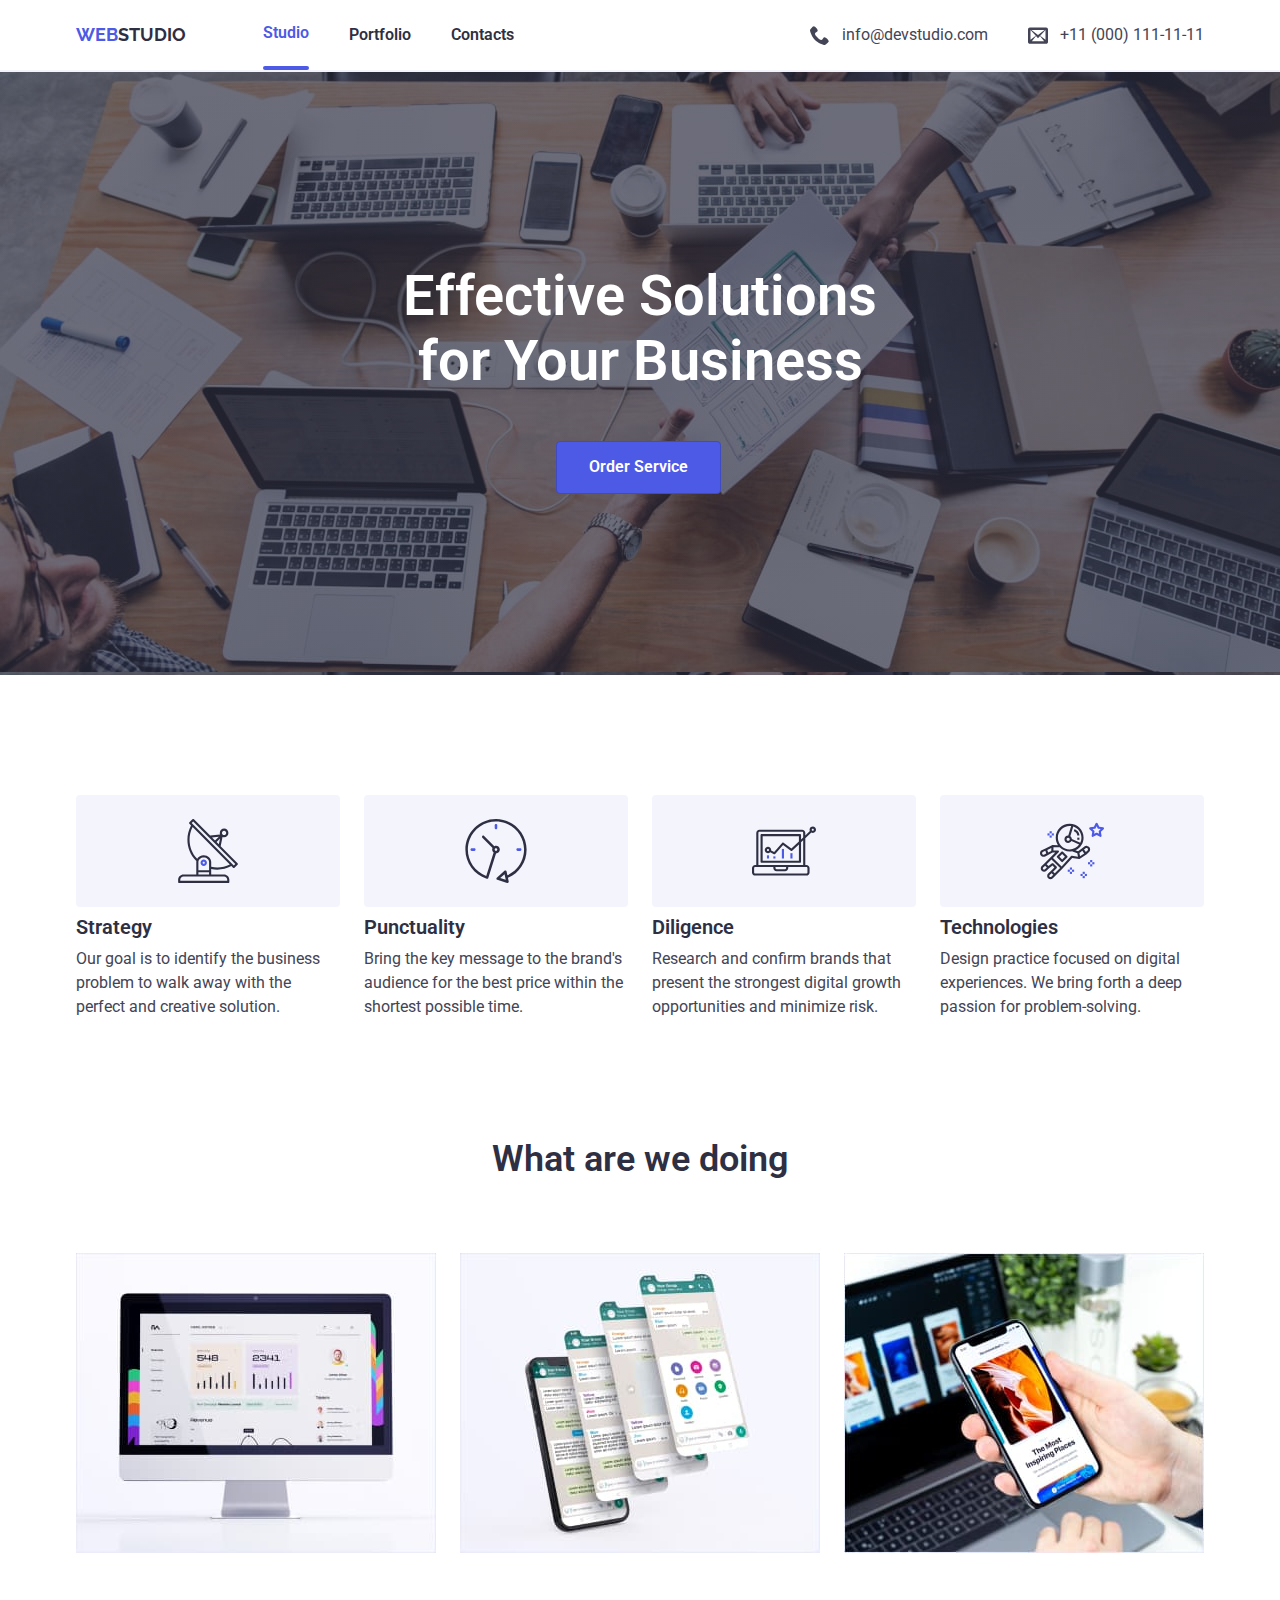
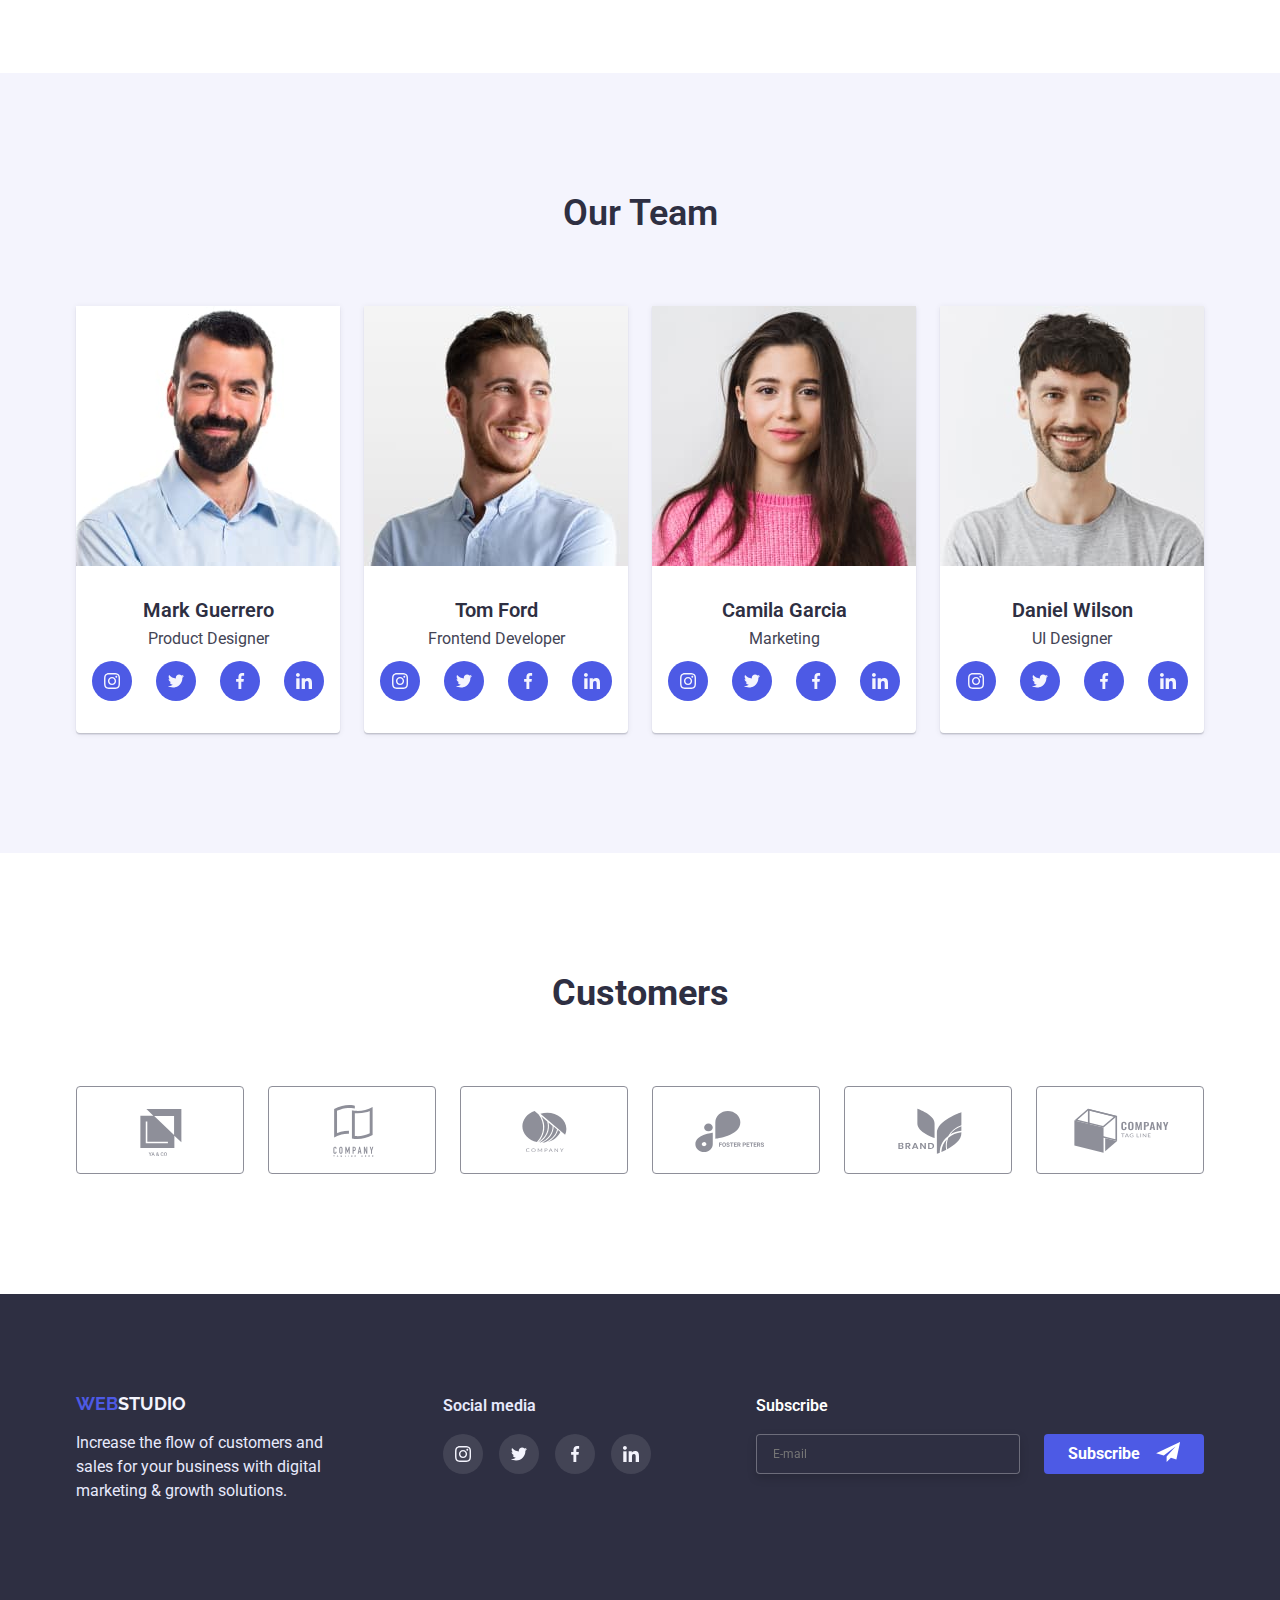
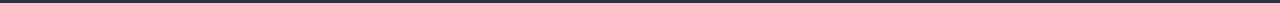
<file: index.html>
<!DOCTYPE html>
<html lang="en">
<head>
    <meta charset="UTF-8">
    <meta http-equiv="X-UA-Compatible" content="IE=edge">
    <meta name="viewport" content="width=device-width, initial-scale=1.0">
    <title>Document</title>
    <link rel="stylesheet" href="https://cdnjs.cloudflare.com/ajax/libs/modern-normalize/1.0.0/modern-normalize.min.css" />
    <link rel="stylesheet" href="./css/styles.css">
    <link rel="preconnect" href="https://fonts.googleapis.com">
    <link rel="preconnect" href="https://fonts.gstatic.com" crossorigin>
    <link href="https://fonts.googleapis.com/css2?family=Raleway:wght@700&family=Roboto:wght@400;500;700;900&display=swap"
        rel="stylesheet">
</head>
<body>
    <header>
        <section class="section-header">
            <div class="container">
                <nav class="nav">
                    <a href="./index.html" class="logo"><span class="web">Web</span>Studio</a>
                    <ul class="site-nav">
                        <li class="item after"><a href="#" class="link-nav studio">Studio</a></li>
                        <li class="item"><a href="./portfolio.html" class="link-nav ">Portfolio</a></li>
                        <li class="item"><a href="#" class="link-nav ">Contacts</a></li>
                    </ul>
                    <div class="contact">
                        <ul class="header-icons">
                        <li class="item">
                            <a href="malito:info@devstudio.com" class="primary-contact">
                                <svg class="icon-header" width="20" height="20">
                                <use href="./images/icons.svg#icon-phone">

                                </use>
                                </svg>info@devstudio.com</a>
                        </li>
                        <li class="item">
                            <a href="tel:+11(000)111-11-11" class="primary-contact">
                                <svg class="icon-header" width="20" height="20">
                                <use href="./images/icons.svg#icon-envelop"></use>
                            </svg>+11 (000) 111-11-11</a>
                        </li>
                        </ul>
                    </div>
                </nav>
            </div>
        </section>    
    </header>
    <main>
    <section class="section-hero">
        <div class="container">
        <h1 class="hero">Effective Solutions<br>for Your Business</h1>
        <button type="button" class="button primary btn" data-modal-open>Order Service</button>
        </div>
    </section>
    <section class="section">
        <div class="container">
        <h2 class="hidden">Benefits</h2>
        <ul class="benefits">
            <li class="li">
                <div class="benefits-icon">
                    <svg width="64" height="64">
                        <use href="./images/icons.svg#icon-anten"></use>
                    </svg>
                </div>
                <h3 class="subtitle">Strategy</h3>
                <p>Our goal is to identify the business
                problem to walk away with the perfect and creative solution.</p>
            </li>
            <li class="li">
                <div class="benefits-icon">
                    <svg width="64" height="64">
                        <use href="./images/icons.svg#icon-clock"></use>
                    </svg>
                </div>
                <h3 class="subtitle">Punctuality</h3>
                <p>Bring the key message to the brand's audience for the best price within the shortest possible time.</p>
            </li>
            <li class="li">
                <div class="benefits-icon">
                    <svg width="64" height="64">
                        <use href="./images/icons.svg#icon-diagram"></use>
                    </svg>
                </div>
                <h3 class="subtitle">Diligence</h3>
                <p>Research and confirm brands that present the strongest digital growth opportunities and minimize risk.</p>
            </li>
            <li class="li">
                <div class="benefits-icon">
                    <svg width="64" height="64">
                        <use href="./images/icons.svg#icon-astronaut"></use>
                    </svg>
                </div>
                <h3 class="subtitle">Technologies</h3>
                <p>Design practice focused on digital experiences. We bring forth a deep passion for problem-solving.</p>
            </li>
        </ul>
        </div>
    </section>
    <section class="section-wd">
        <div class="container">
        <h2 class="section-title wd">What are we doing</h2>
        <ul class="services">
            <li class="items">
                <img src="./images/Rectangle71.jpg" alt="computer" width="360">
            </li>
            <li class="items">
                <img src="./images/Rectangle71(1).jpg" alt="phone screenshots" width="360">
            </li>
            <li class="items">
                <img src="./images/Rectangle71(2).jpg" alt="phone and computer" width="360">
            </li>
        </ul>
        </div>
    </section>
    <section class="section team">
        <div class="container">
        <h2 class="section-title ot">Our Team</h2>
        <ul class="cards-team">
            <li class="card-team">
                <div class="card-unit">
                    <div class="card-img">
                        <img src="./images/img.jpg" alt="men mark guerrero" width="264">
                    </div>
                    <div class="card-text">
                        <h3 class="subtitle tiam">Mark Guerrero</h3>
                        <p class="text">Product Designer</p>
                        <ul class="ot-icons">
                            <li class="icon-ot">
                                <a href="#" class="link-icon">
                                    <svg width="16" height="16">
                                        <use href="./images/icons.svg#icon-instagram"></use>
                                    </svg>
                                </a>
                            </li>
                            <li class="icon-ot">
                                <a href="#" class="link-icon">
                                    <svg width="16" height="16">
                                        <use href="./images/icons.svg#icon-twitter"></use>
                                    </svg>
                                </a>
                            </li>
                            <li class="icon-ot">
                                <a href="#" class="link-icon">
                                    <svg width="16" height="16">
                                        <use href="./images/icons.svg#icon-facebook"></use>
                                    </svg>
                                </a>
                            </li>
                            <li class="icon-ot">
                                <a href="#" class="link-icon">
                                    <svg width="16" height="16">
                                        <use href="./images/icons.svg#icon-linkedin"></use>
                                    </svg>
                                </a>
                            </li>
                        </ul>
                    </div> 
                </div>
            </li>
            <li class="card-team">
                <div class="card-unit">
                    <div class="card-img">
                        <img src="./images/img(1).jpg" alt="men tom ford" width="264">
                    </div>
                    <div class="card-text">
                        <h3 class="subtitle tiam">Tom Ford</h3>
                        <p class="text">Frontend Developer</p>
                        <ul class="ot-icons">
                            <li class="icon-ot">
                                <a href="#" class="link-icon">
                                    <svg width="16" height="16">
                                        <use href="./images/icons.svg#icon-instagram"></use>
                                    </svg>
                                </a>
                            </li>
                            <li class="icon-ot">
                                <a href="#" class="link-icon">
                                    <svg width="16" height="16">
                                        <use href="./images/icons.svg#icon-twitter"></use>
                                    </svg>
                                </a>
                            </li>
                            <li class="icon-ot">
                                <a href="#" class="link-icon">
                                    <svg width="16" height="16">
                                        <use href="./images/icons.svg#icon-facebook"></use>
                                    </svg>
                                </a>
                            </li>
                            <li class="icon-ot">
                                <a href="#" class="link-icon">
                                    <svg width="16" height="16">
                                        <use href="./images/icons.svg#icon-linkedin"></use>
                                    </svg>
                                </a>
                            </li>
                        </ul>
                    </div>
                </div>
            </li>
            <li class="card-team">
                <div class="card-unit">
                    <div class="card-img">
                        <img src="./images/img(2).jpg" alt="girl camila garcia" width="264">
                    </div>
                    <div class="card-text">
                        <h3 class="subtitle tiam">Camila Garcia</h3>
                        <p class="text">Marketing</p>
                        <ul class="ot-icons">
                            <li class="icon-ot">
                                <a href="#" class="link-icon">
                                    <svg width="16" height="16">
                                        <use href="./images/icons.svg#icon-instagram"></use>
                                    </svg>
                                </a>
                            </li>
                            <li class="icon-ot">
                                <a href="#" class="link-icon">
                                    <svg width="16" height="16">
                                        <use href="./images/icons.svg#icon-twitter"></use>
                                    </svg>
                                </a>
                            </li>
                            <li class="icon-ot">
                                <a href="#" class="link-icon">
                                    <svg width="16" height="16">
                                        <use href="./images/icons.svg#icon-facebook"></use>
                                    </svg>
                                </a>
                            </li>
                            <li class="icon-ot">
                                <a href="#" class="link-icon">
                                    <svg width="16" height="16">
                                        <use href="./images/icons.svg#icon-linkedin"></use>
                                    </svg>
                                </a>
                            </li>
                        </ul>
                    </div>   
                </div>
            </li>
            <li class="card-team">
                <div class="card-unit">
                    <div class="card-img">
                        <img src="./images/img(3).jpg" alt="men daniel wilson" width="264">
                    </div>
                    <div class="card-text">
                        <h3 class="subtitle tiam">Daniel Wilson</h3>
                        <p class="text">UI Designer</p>
                        <ul class="ot-icons">
                            <li class="icon-ot">
                                <a href="#" class="link-icon">
                                    <svg width="16" height="16">
                                        <use href="./images/icons.svg#icon-instagram"></use>
                                    </svg>
                                </a>
                            </li>
                            <li class="icon-ot">
                                <a href="#" class="link-icon">
                                    <svg width="16" height="16">
                                        <use href="./images/icons.svg#icon-twitter"></use>
                                    </svg>
                                </a>
                            </li>
                            <li class="icon-ot">
                                <a href="#" class="link-icon">
                                    <svg width="16" height="16">
                                        <use href="./images/icons.svg#icon-facebook"></use>
                                    </svg>
                                </a>
                            </li>
                            <li class="icon-ot">
                                <a href="#" class="link-icon">
                                    <svg width="16" height="16">
                                        <use href="./images/icons.svg#icon-linkedin"></use>
                                    </svg>
                                </a>
                            </li>
                        </ul>
                    </div>   
                </div>
            </li>
        </ul>
        </div>
    </section>
    <section class="section">
        <div class="container">
            <h2 class="title-Customers">Customers</h2>
            <Ul class="Customers-list">
                <li class="Customers-icon">
                    <a href="#" class="customers-link">
                    <svg class="iconCustomers" width="104" height="56">
                        <use href="./images/icons.svg#icon-Logo"></use>
                    </svg>
                    </a>
                </li>
                <li class="Customers-icon">
                    <a href="#" class="customers-link">
                    <svg class="iconCustomers" width="104" height="56">
                        <use href="./images/icons.svg#icon-Logo-1"></use>
                    </svg>
                    </a>
                </li>
                <li class="Customers-icon">
                    <a href="#" class="customers-link">
                    <svg class="iconCustomers" width="104" height="56">
                        <use href="./images/icons.svg#icon-Logo-2"></use>
                    </svg>
                    </a>
                </li>
                <li class="Customers-icon">
                    <a href="#" class="customers-link">
                    <svg class="iconCustomers" width="104" height="56">
                        <use href="./images/icons.svg#icon-Logo-3"></use>
                    </svg>
                    </a>
                </li>
                <li class="Customers-icon">
                    <a href="#" class="customers-link">
                    <svg class="iconCustomers" width="104" height="56">
                        <use href="./images/icons.svg#icon-Logo-4"></use>
                    </svg>
                    </a>
                </li>
                <li class="Customers-icon">
                    <a href="#" class="customers-link">
                    <svg class="iconCustomers" width="104" height="56">
                        <use href="./images/icons.svg#icon-Logo-5"></use>
                    </svg>
                    </a>
                </li>
            </Ul>
        </div>
    </section>
    </main>
    <footer class="footer">
        <div class="container foot">
            <div class="footerLogotipe">
              <a href="./index.html" class="logo-footer"><span class="web-footer">Web</span>Studio</a>
              <p class="footer-text">Increase the flow of customers and<br>sales for your business with digital<br>marketing & growth solutions.
              </p>
            </div>
            <div class="networks">
              <h4 class="networks-title">Social media</h4>
              <ul class="networks-list">
                <li class="networks-icon">
                    <a href="#" class="networksIconLink">
                    <svg width="16" height="16">
                        <use href="./images/icons.svg#icon-instagram"></use>
                    </svg>
                    </a>
                </li>
                <li class="networks-icon">
                    <a href="#" class="networksIconLink">
                    <svg width="16" height="16">
                        <use href="./images/icons.svg#icon-twitter"></use>
                    </svg>
                    </a>
                </li>
                <li class="networks-icon">
                    <a href="#" class="networksIconLink">
                    <svg width="16" height="16">
                        <use href="./images/icons.svg#icon-facebook"></use>
                    </svg>
                    </a>
                </li>
                <li class="networks-icon">
                    <a href="#" class="networksIconLink">
                    <svg width="16" height="16">
                        <use href="./images/icons.svg#icon-linkedin"></use>
                    </svg>
                    </a>
                </li>
              </ul>
            </div>
            <div class="subscribe">
                <p class="media-title">Subscribe</p>
                <form class="form-footer">
                    <lable class="subscribe-form">
                        <input type="email" name="mail" id="mail" class="subscribe-mail" placeholder="E-mail"/>
                    </lable>
                    <button type="submit" class="btn-subscribe">Subscribe
                    <svg class="iconSend" width="24" height="20">
                        <use href="./images/icons.svg#icon-icon-send"></use>
                    </svg>
                    </button>
                </form>
            </div>
        </div>
    </footer>

    <div class="backdrop is-hidden" data-modal>
        <div class="modal">
            <button type="button" class="modal-close-btn" data-modal-close>
                <svg class="modal-icon" width="8" height="8">
                    <use href="./images/icons.svg#icon-close-btn"></use>
                </svg>
            </button> 
            <form name="application_form" autocomplete="on" novalidate class="form-application">
                <p class="form-text">Leave your contacts and we will call you back</p>

                <label class="modal-lable">
                    <span class="for-lable">Name</span>
                    <div class="for-input">
                        <input type="text" name="username" class="input" />
                        <svg class="input-icon" width="18" height="18">
                            <use href="./images/icons.svg#icon-person"></use>
                        </svg>
                    </div>
                </label>

                <label class="modal-lable">
                    <span class="for-lable">Phone</span>
                    <div class="for-input">
                        <input type="tel" name="phone_number" class="input" />
                        <svg class="input-icon" width="18" height="24">
                            <use href="./images/icons.svg#icon-phone"></use>
                        </svg>
                    </div>
                </label>

                <label class="modal-lable">
                    <span class="for-lable">Email</span>
                    <div class="for-input">
                        <input type="email" name="email" class="input" />
                        <svg class="input-icon" width="18" height="24">
                            <use href="./images/icons.svg#icon-email"></use>
                        </svg>
                    </div>
                </label>

                <label class="modal-lable">
                    <span class="for-lable">Comment</span>
                    <textarea name="comment" rows="5" placeholder="Text input" class="textarea input"></textarea>
                </label>

                <label class="for-checkbox">
                    <input class="checkbox" type="checkbox" name="accept_check" value="accept_check" />
                    <span class="checkbox_icon"></span>
                    I accept the terms and conditions of the<span class="span-input">Privacy Policy</span>
                </label>

                <button type="submit" class="button primary btn submit">Send</button>
            </form>
        </div>
    </div>
    <script src="./js/modal.js"></script>
</body>
</html>
</file>
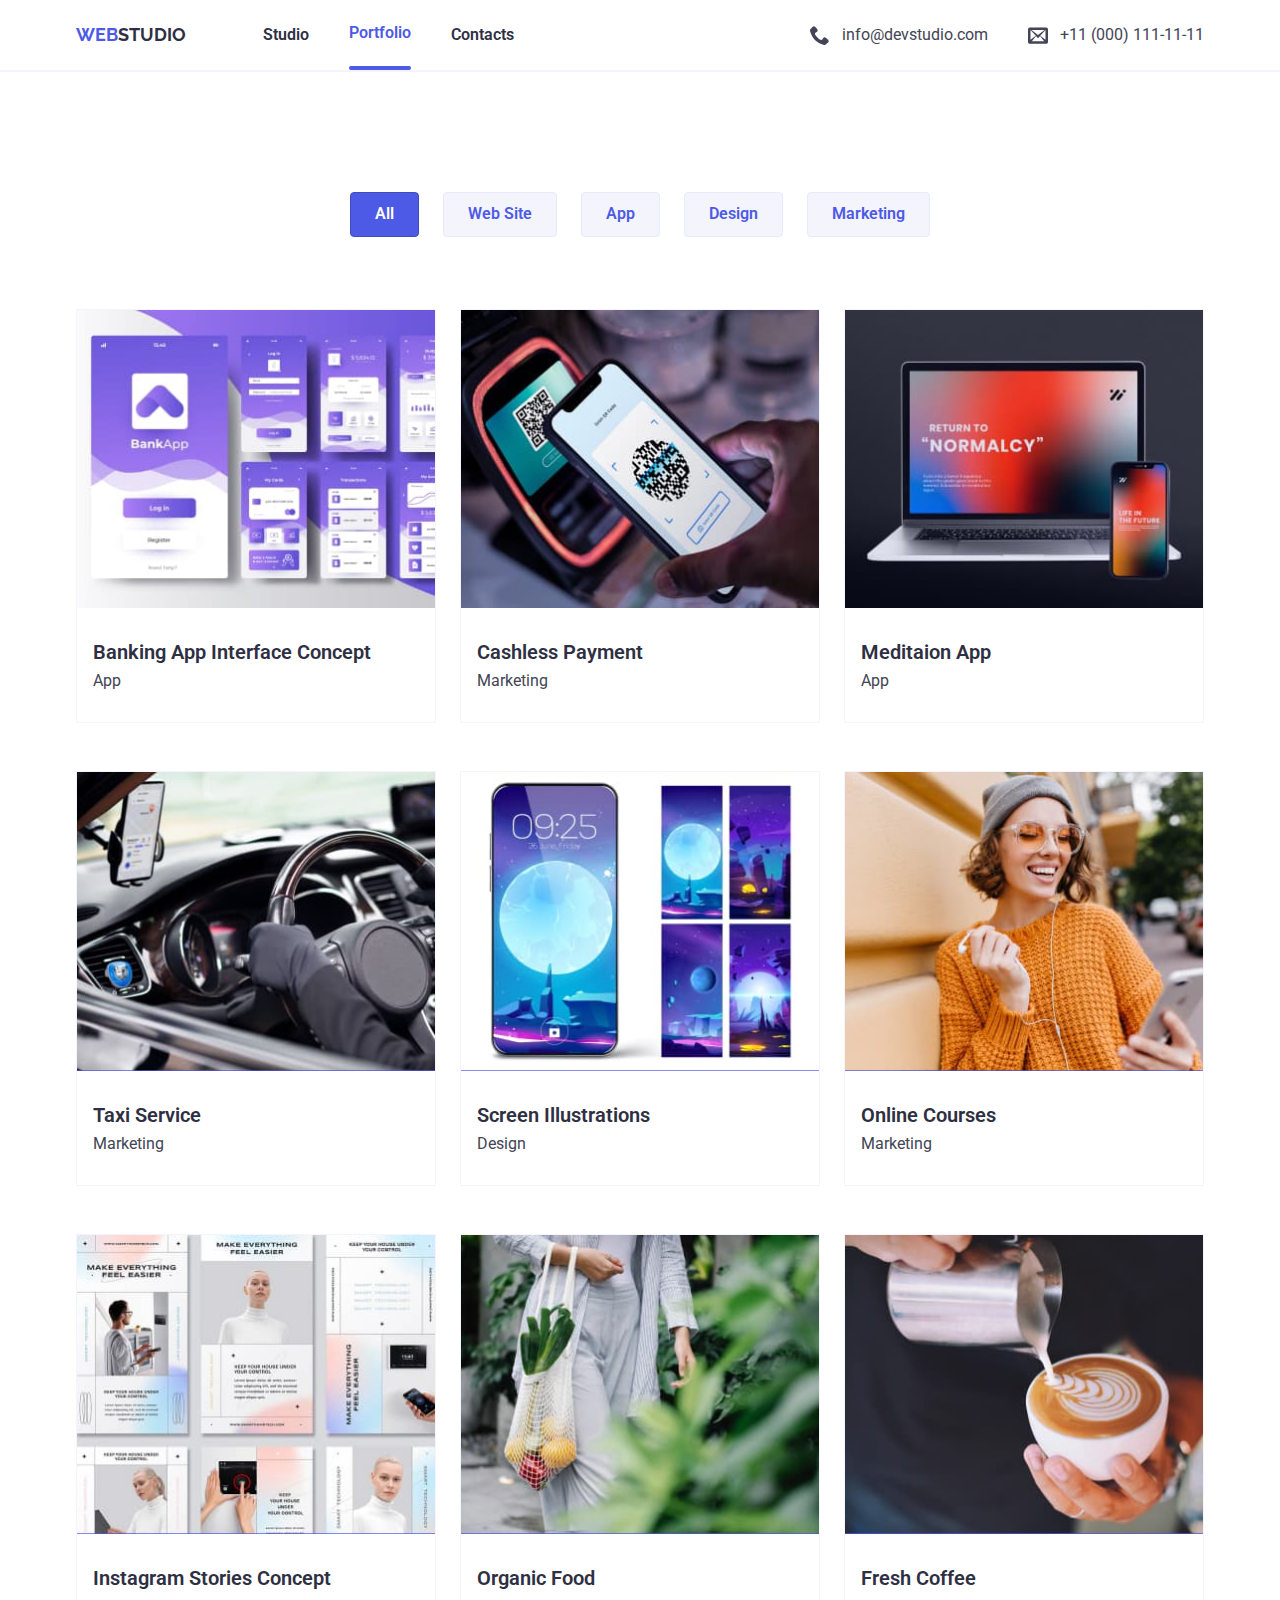
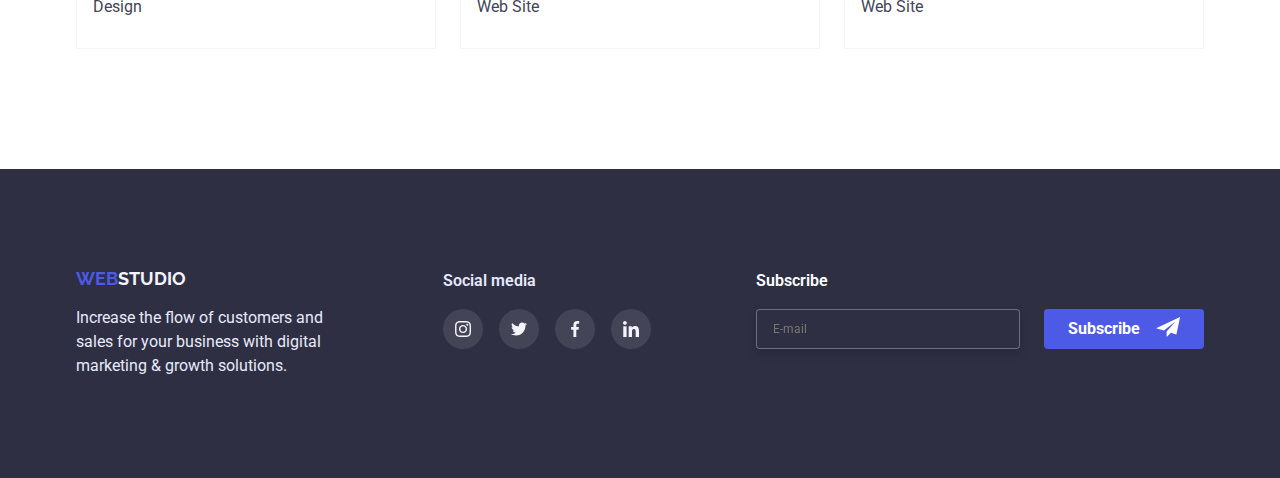
<file: portfolio.html>
<!DOCTYPE html>
<html lang="en">
<head>
    <meta charset="UTF-8">
    <meta http-equiv="X-UA-Compatible" content="IE=edge">
    <meta name="viewport" content="width=device-width, initial-scale=1.0">
    <title>Document</title>
    <link rel="stylesheet" href="https://cdnjs.cloudflare.com/ajax/libs/modern-normalize/1.0.0/modern-normalize.min.css" />
    <link rel="stylesheet" href="./css/styles.css">
    <link rel="preconnect" href="https://fonts.googleapis.com">
    <link rel="preconnect" href="https://fonts.gstatic.com" crossorigin>
    <link href="https://fonts.googleapis.com/css2?family=Raleway:wght@700&family=Roboto:wght@400;500;700;900&display=swap"
        rel="stylesheet">
</head>
<body>
    <header>
        <section class="section-header portfolio">
            <div class="container">
                <nav class="nav">
                    <a href="./index.html" class="logo"><span class="web">Web</span>Studio</a>
                    <ul class="site-nav">
                        <li class="item"><a href="./index.html" class="link-nav">Studio</a></li>
                        <li class="item after"><a href="./portfolio.html" class="link-nav portfolio">Portfolio</a></li>
                        <li class="item"><a href="#" class="link-nav">Contacts</a></li>
                    </ul>
                    <div class="contact">
                        <ul class="header-icons">
                            <li class="item">
                                <a href="malito:info@devstudio.com" class="primary-contact">
                                    <svg class="icon-header" width="20" height="20">
                                        <use href="./images/icons.svg#icon-phone">
                        
                                        </use>
                                    </svg>info@devstudio.com</a>
                            </li>
                            <li class="item">
                                <a href="tel:+11(000)111-11-11" class="primary-contact">
                                    <svg class="icon-header" width="20" height="20">
                                        <use href="./images/icons.svg#icon-envelop"></use>
                                    </svg>+11 (000) 111-11-11</a>
                            </li>
                        </ul>
                    </div>
                </nav>
            </div>
        </section>
    </header>
    <main>
        <section class="section">
            <div class="container">
            <h1 class="hidden">Portfolio</h1>
            <ul class="buttons">
                <li class="type">
                    <button type="button" class="button primary">All</button>
                </li>
                <li class="type">
                    <button type="button portfol" class="button secondary">Web Site</button>
                </li>
                <li class="type">
                    <button type="button" class="button secondary">App</button>
                </li>
                <li class="type">
                    <button type="button" class="button secondary">Design</button>
                </li>
                <li class="type">
                    <button type="button" class="button secondary">Marketing</button>
                </li>
            </ul> 
            <ul class="cards-portfolio">
                <li class="card-portfolio">
                    <a href="#" class="portfolio-unit">
                        <div class="portfolio-img">
                            <img src="./images/img..jpg" alt="banking app interface concept" width="360">
                            <p class="overlei">14 Stylish and User-Friendly App Design Concepts · Task Manager App · Calorie Tracker App · Exotic Fruit Ecommerce App ·
                            Cloud Storage App</p>
                        </div>
                        <div class="portfolio-text">
                            <h2 class="subtitle portfolio">Banking App Interface Concept</h2>
                            <p class="subtitle-text">App</p>
                        </div>
                    </a>
                </li>
                </li>
                <li class="card-portfolio">
                    <a href="#" class="portfolio-unit">
                    <div class="portfolio-img">
                            <img src="./images/img(1.).jpg" alt="cashless payment" width="360">
                            <p class="overlei">14 Stylish and User-Friendly App Design Concepts · Task Manager App · Calorie Tracker App · Exotic
                                Fruit Ecommerce App ·
                                Cloud Storage App</p>
                        </div>
                        <div class="portfolio-text">
                            <h2 class="subtitle portfolio">Cashless Payment</h2>
                            <p class="subtitle-text">Marketing</p>
                        </div>
                    </a>
                </li>
                <li class="card-portfolio">
                    <a href="#" class="portfolio-unit">
                    <div class="portfolio-img">
                            <img src="./images/img(2.).jpg" alt="pc and phone" width="360">
                            <p class="overlei">14 Stylish and User-Friendly App Design Concepts · Task Manager App · Calorie Tracker App · Exotic Fruit Ecommerce App ·
                            Cloud Storage App</p>
                        </div>
                        <div class="portfolio-text">
                            <h2 class="subtitle portfolio">Meditaion App</h2>
                            <p class="subtitle-text">App</p>
                        </div>
                    </a>
                </li>
                <li class="card-portfolio">
                    <a href="#" class="portfolio-unit">
                        <div class="portfolio-img">
                            <img src="./images/img(3.).jpg" alt="car insyde" width="360">
                            <p class="overlei">14 Stylish and User-Friendly App Design Concepts · Task Manager App · Calorie Tracker App · Exotic Fruit Ecommerce App ·
                            Cloud Storage App</p>
                        </div>
                        <div class="portfolio-text">
                            <h2 class="subtitle portfolio">Taxi Service</h2>
                            <p class="subtitle-text">Marketing</p>
                        </div>
                    </a>
                </li>
                <li class="card-portfolio">
                    <a href="#" class="portfolio-unit">
                        <div class="portfolio-img">
                            <img src="./images/img(4.).jpg" alt="phone" width="360">
                            <p class="overlei">14 Stylish and User-Friendly App Design Concepts · Task Manager App · Calorie Tracker App · Exotic Fruit Ecommerce App ·
                            Cloud Storage App</p>
                        </div>
                        <div class="portfolio-text">
                            <h2 class="subtitle portfolio">Screen Illustrations</h2>
                            <p class="subtitle-text">Design</p>
                        </div>
                    </a>
                </li>
                <li class="card-portfolio">
                    <a href="#" class="portfolio-unit">
                        <div class="portfolio-img">
                            <img src="./images/img(5.).jpg" alt="girl" width="360">
                            <p class="overlei">14 Stylish and User-Friendly App Design Concepts · Task Manager App · Calorie Tracker App · Exotic Fruit Ecommerce App ·
                            Cloud Storage App</p>
                        </div>
                        <div class="portfolio-text">
                            <h2 class="subtitle portfolio">Online Courses</h2>
                            <p class="subtitle-text">Marketing</p>
                        </div>
                    </a>
                </li>
                <li class="card-portfolio">
                    <a href="#" class="portfolio-unit">
                        <div class="portfolio-img">
                            <img src="./images/img(6.).jpg" alt="instagram stories" width="360">
                            <p class="overlei">14 Stylish and User-Friendly App Design Concepts · Task Manager App · Calorie Tracker App · Exotic Fruit Ecommerce App ·
                            Cloud Storage App</p>
                        </div>
                        <div class="portfolio-text">
                            <h2 class="subtitle portfolio">Instagram Stories Concept</h2>
                            <p class="subtitle-text">Design</p>
                        </div>
                    </a>
                </li>
                <li class="card-portfolio">
                    <a href="#" class="portfolio-unit">
                        <div class="portfolio-img">
                            <img src="./images/img(7.).jpg" alt="girl with organic food" width="360">
                            <p class="overlei">14 Stylish and User-Friendly App Design Concepts · Task Manager App · Calorie Tracker App · Exotic Fruit Ecommerce App ·
                            Cloud Storage App</p>
                        </div>
                        <div class="portfolio-text">
                            <h2 class="subtitle portfolio">Organic Food</h2>
                            <p class="subtitle-text">Web Site</p>
                        </div>
                    </a>
                </li>
                <li class="card-portfolio">
                    <a href="#" class="portfolio-unit">
                        <div class="portfolio-img">
                            <img src="./images/img(8.).jpg" alt="barista makes coffee" width="360">
                            <p class="overlei">14 Stylish and User-Friendly App Design Concepts · Task Manager App · Calorie Tracker App · Exotic Fruit Ecommerce App ·
                            Cloud Storage App</p>
                        </div>
                        <div class="portfolio-text">
                            <h2 class="subtitle portfolio">Fresh Coffee</h2>
                            <p class="subtitle-text">Web Site</p>
                        </div>
                    </a>
                </li>
            </ul>
            </div>
        </section>
    </main>
    <footer class="footer">
        <div class="container foot">
            <div class="footerLogotipe">
                <a href="./index.html" class="logo-footer"><span class="web-footer">Web</span>Studio</a>
                <p class="footer-text">Increase the flow of customers and<br>sales for your business with
                    digital<br>marketing & growth solutions.
                </p>
            </div>
            <div class="networks">
                <h4 class="networks-title">Social media</h4>
                <ul class="networks-list">
                    <li class="networks-icon">
                        <a href="#" class="networksIconLink">
                            <svg width="16" height="16">
                                <use href="./images/icons.svg#icon-instagram"></use>
                            </svg>
                        </a>
                    </li>
                    <li class="networks-icon">
                        <a href="#" class="networksIconLink">
                            <svg width="16" height="16">
                                <use href="./images/icons.svg#icon-twitter"></use>
                            </svg>
                        </a>
                    </li>
                    <li class="networks-icon">
                        <a href="#" class="networksIconLink">
                            <svg width="16" height="16">
                                <use href="./images/icons.svg#icon-facebook"></use>
                            </svg>
                        </a>
                    </li>
                    <li class="networks-icon">
                        <a href="#" class="networksIconLink">
                            <svg width="16" height="16">
                                <use href="./images/icons.svg#icon-linkedin"></use>
                            </svg>
                        </a>
                    </li>
                </ul>
            </div>
            <div class="subscribe">
                <p class="media-title">Subscribe</p>
                <form class="form-footer">
                    <lable class="subscribe-form">
                        <input type="email" name="mail" id="mail" class="subscribe-mail" placeholder="E-mail" />
                    </lable>
                    <button type="submit" class="btn-subscribe">Subscribe
                        <svg class="iconSend" width="24" height="20">
                            <use href="./images/icons.svg#icon-icon-send"></use>
                        </svg>
                    </button>
                </form>
            </div>
        </div>
    </footer>
</body>
</html>
</file>
<file: css/styles.css>
:root {
    
    --primary-bg: #E5E5E5;
    --primary-brand: #4d5ae5;
    --navy-biue: #2e2f42;
    --body-text: #434455;
    --subtle-text: #8e8f99;
    --accent-color: #e7e9fc;
    --light-cloud: #f4f4fd;
    --green: #31d0aa;
    --white: #ffffff;
    --focus-button: #404BBF;
    --border-button: #E7E9FC;
    --time-distribution: 250ms cubic-bezier(0.4, 0, 0.2, 1);
}
body {
    font-family: 'Roboto', sans-serif;
    color: var(--body-text);
    background-color: var(--white);
}
ul {
    list-style: none;
    margin-top: 0;
    margin-bottom: 0;
    padding-left: 0;
}
h1,h2,h3,h4,p {
    margin-top: 0;
    margin-bottom: 0;
}
img {
    display: block;
    max-width: 100%;
}
.hidden {
    display: none;
}
.container {
    max-width: 1158px;
    margin-left: auto;
    margin-right: auto;
    padding-left: 15px;
    padding-right: 15px;

}
.section {
    background-color: var(--white);
    padding-top: 120px;
    padding-bottom: 120px;
}
.section-header {
    border-bottom: 2px solid var(--light-cloud);
}
.nav {
    display: flex;
    align-items: center;


}
.logo, .web {
    text-transform: uppercase;
    text-decoration: none;
    transition: color var(--time-distribution);
}
.logo {
    display: block;
    margin-right: 77px;
    font-family: 'Raleway', sans-serif;
    color: var(--navy-biue);
    font-weight: 700;
    font-size: 18px;
    padding-top: 24px;
    padding-bottom: 24px;
    transition: color var(--time-distribution);
}
.logo:hover,
.web:hover {
    color: var(--body-text);
}
.logo:focus,
.web:focus {
    color: var(--primary-brand); 
}
.web {
    font-family: 'Raleway', sans-serif;
    color: var(--primary-brand);
    font-weight: 700;
    font-size: 18px;
}
.site-nav {
    display: flex;
    align-items: center;
    
    
}.site-nav .item:not(:last-child) {
    margin-right: 40px;
}
.link-nav {
    display: block;

    color: var(--navy-biue);
    font-weight: 600;
    text-decoration: none;

    padding-top: 24px;
    padding-bottom: 24px;

    transition: color var(--time-distribution);
}
.link-nav:hover {
    color: var(--body-text);
}
.link-nav:focus {
    color: var(--primary-brand);
}
.link-nav.studio {
    color: var(--primary-brand);
}
.link-nav.portfolio {
    color: var(--primary-brand);
}
.item.after::after {
    content:'';

    display: block;
    width: 100%;
    height: 4px;

    border-radius: 2px;

    background-color: var(--primary-brand);
}
.contact {
    display: flex;
    margin-left: auto;
}
.primary-contact {
    display: flex;
    align-items: center;
    color: var(--body-text);
    text-decoration: none;
    padding-top: 24px;
    padding-bottom: 24px;
    fill: var(--body-text);
    transition: color var(--time-distribution), fill var(--time-distribution);
}
.primary-contact:hover,
.primary-contact:focus {
    color: var(--primary-brand);
}
.contact .item + .item {
    margin-left: 40px;
}
.header-icons {
    display: flex;
    align-items: center;
    
}
.icon-header {
    margin-right: 12px;
    fill: currentColor;
}
.hero {
    color: var(--white);
    font-size: 56px;
    font-weight: 600;
    text-align: center;
    margin-bottom: 48px;
    
}
.section-hero {
    background-color: var(--navy-biue);
    background-image: linear-gradient(to right,
     rgba(46, 47, 66, 0.7),
     rgba(46, 47, 66, 0.7)),
     url(../images/people-office.jpg);
    padding-top: 192px;
    padding-bottom: 192px;
    margin-left: auto;
    margin-right: auto;
    max-width: 1440px;
    height: 603px;
}
.benefits-icon {
    display: flex;
    width: 264px;
    height: 112px;
    border-radius: 4px;
    background-color: var(--light-cloud);
    margin-bottom: 8px;
    justify-content: center;
    align-items: center;
}
.benefits {
    display: flex;
    font-family: 'Roboto', sans-serif;
    color: var(--body-text);
    font-weight: 400;
    font-size: 16px;
    line-height: 24px;
}
.li {
    display: flex;
    flex-direction: column;
    width: 264px;
}
.li:not(:last-child) {
    margin-right: 24px;
}
.section-title {
    color: var(--navy-biue);
    font-size: 36px;
    font-weight: 600;
}
.section-wd {
    background-color: var(--white);
    padding-bottom: 120px;
}
.wd {
    display: block;
    text-align: center;
    margin-bottom: 72px;
}

.services {
    display: flex;
}
.services .items {
    display: flex;
}
.services .items:not(:last-child) {
    margin-right: 24px;
}
.section.team {
    background-color: var(--light-cloud);
}
.ot {
    text-align: center;
    margin-bottom: 72px;
}
.cards-team {
    display: flex;

}
.card-team {
    background-color: var(--white);
    display: flex;
    box-shadow: 0px 1px 6px rgba(46, 47, 66, 0.08), 0px 1px 1px rgba(46, 47, 66, 0.16), 0px 2px 1px rgba(46, 47, 66, 0.08);
    border-radius: 0px 0px 4px 4px;
    
}
.card-team:not(:last-child) {
    margin-right: 24px;
}
.card-text {
    padding: 32px 16px;
}
.subtitle {
    display: flex;
    color: var(--navy-biue);
    font-weight: 600;
    font-size: 20px;
    line-height: 1.2;
    margin-bottom: 8px;
}

.subtitle.tiam {
    justify-content: center;
}

.text {
    display: flex;
    justify-content: center;
    margin-bottom: 12px;
}
.link-icon {
    width: 100%;
    height: 100%;
    display: flex;
    justify-content: center;
    align-items: center;
    border-radius: 50%;
    background-color: var(--primary-brand);
    transition: background-color var(--time-distribution);
}
.link-icon:hover,
.link-icon:focus {
    background-color: var(--green);
}
.ot-icons {
    display: flex;
    
}
.icon-ot {
    width: 40px;
    height: 40px;
}
.icon-ot:not(:last-child) {
    margin-right: 24px;
}
.title-Customers {
    color: var(--navy-biue);
    font-size: 36px;
    font-weight: 700;
    text-align: center;
    margin-bottom: 72px;
}
.customers-link {
    display: flex;
    width: 100%;
    height: 100%;
    justify-content: center;
    align-items: center;
    border: solid 1px var(--subtle-text);
    border-radius: 4px;
    fill: var(--subtle-text);
    transition: border var(--time-distribution), fill var(--time-distribution);
}
.Customers-list {
    display: flex;

}
.Customers-icon {
    width: 168px;
    height: 88px;  
}
.customers-link:hover,
.customers-link:focus {
    border: 1px solid var(--primary-brand);  
    fill: var(--primary-brand);
}
.Customers-icon:not(:last-child) {
    margin-right: 24px;
}
.footer {
    background-color: var(--navy-biue);
    padding-top: 100px;
    padding-bottom: 100px;
}

.logo-footer,
.web-footer {
    text-transform: uppercase;
    text-decoration: none;
    transition: color var(--time-distribution);
}
.logo-footer {
    font-family: 'Raleway', sans-serif;
    color: var(--light-cloud);
    font-weight: 700;
    font-size: 18px;
    display: block;
    
}

.logo-footer:hover,
.web-footer:hover {
    color: var(--body-text);
}
.logo-footer:focus,
.web-footer:focus {
    color: var(--primary-brand);
}
.web-footer {

    font-family: 'Raleway', sans-serif;
    color: var(--primary-brand);
    font-weight: 700;
    font-size: 18px;
}
.footer-text {
    color: var(--accent-color);
    margin-top: 16px;
    font-family: 'Roboto', sans-serif;
    line-height: 1.5;
    font-size: 16px;
    font-weight: 400;
}
.foot {
    display: flex;
}
.networksIconLink {
    display: flex;
    width: 100%;
    height: 100%;
    justify-content: center;
    align-items: center;
    background-color: rgba(255, 255, 255, 0.1);
    border-radius: 50%;
    transition: background-color var(--time-distribution);
}
.networks {
    margin-left: 120px;
    
}
.networks-title {
    color: var(--accent-color);
    font-family: 'Roboto', sans-serif;
    line-height: 24px;
    font-size: 16px;
    font-weight: 600;
}
.networks-list {
    display: flex;
    margin-top: 16px;

}
.networks-icon {
    width: 40px;
    height: 40px;
}
.networksIconLink:hover,
.networksIconLink:focus {
    background-color: var(--green);
}
.networks-icon:not(:last-child) {
    margin-right: 16px;
}
.btn-subscribe {
    display: flex;

    background-color: var(--primary-brand);
    color: var(--white);
    border-style:none;

    padding: 8px 24px;
    border-radius: 4px;
    margin-left: 24px;
   

    font-weight: 700;
    font-family: 'Roboto',sans-serif;
    font-size: 16px;
    line-height: 1.5;
    cursor: pointer;
}
.iconSend {
    margin-left: 16px;
}
.subscribe-form{
    display: flex;
    align-items: center;

}
.subscribe-mail {
    padding-left: 16px;

    width: 264px;
    height: 40px;

    border: 1px solid rgba(255, 255, 255, 0.3);
    filter: drop-shadow(0px 4px 4px rgba(0, 0, 0, 0.15));
    color: rgba(255, 255, 255, 0.6);
    border-radius: 4px;
    background-color: var(--navy-biue);
    font-size: 12px;
}
.subscribe-mail::placeholder {
    font-family: 'Roboto';
    font-style: normal;
    font-weight: 400;
    font-size: 12px;
    line-height: 24px;
}
.media-title {
    display: block;

    color: var(--white);
    font-weight: 600;
    font-size: 16px;
    line-height: 1.5;
    font-family: 'Roboto', sans-serif;

    cursor: pointer;
}
.subscribe {
    margin-left: auto;
}
.form-footer {
    display: flex;

    margin-top: 16px;
}
.button {
   display: inline-block;
   color: inherit;
   background-color: var(--light-cloud);
   cursor: pointer;
   font-weight: 600;
   text-align: center;
   padding: 12px 24px;
   border-radius: 4px;
   
}
.button.primary {
    color: var(--white);
    background-color: var(--primary-brand);
    border: 1px solid var(--focus-button);
    transition: color var(--time-distribution), background-color var(--time-distribution), box-shadow var(--time-distribution);
}
.button.secondary {
    color: var(--primary-brand);
    background-color: var(--light-cloud);
    border: 1px solid var(--border-button);
    transition: color var(--time-distribution), background-color var(--time-distribution), box-shadow var(--time-distribution);
}
.button.primary:hover, 
.button.secondary:hover {
    color: var(--white);
    background-color: var(--primary-brand);

}
.button.primary:focus,
.button.secondary:focus {
    color: var(--white);
    background-color: var(--focus-button);
    box-shadow: 0px 4px 4px rgba(0, 0, 0, 0.15);
}
.button.btn {
    padding: 16px 32px;
    margin-left: 480px;
    margin-right: 480px;
    transition: box-shadow var(--time-distribution);
}
.button.btn:hover,
.button.btn:focus {
    box-shadow: 0px 4px 4px rgba(0, 0, 0, 0.15);
}


.overlei {
    position: absolute;
    top: 0;
    left: 0;
    width: 100%;
    height: 100%;

    font-family: 'Roboto';
    font-weight: 400;
    font-size: 16px;
    line-height: 24px;
    letter-spacing: 0.02em;
    color: var(--light-cloud);
    padding: 40px 32px 10px 32px;
    overflow: auto;

    background-color: var(--primary-brand);
    transform: translate(0, 100%);
    transition: transform var(--time-distribution);
}
.portfolio-img {
    position: relative;
    overflow: hidden;
}
.cards-portfolio {
    display: flex;
    flex-wrap: wrap;
    margin-left: calc(-1 * 24px);
    margin-top: calc(-1*48px);
}
.card-portfolio {
    width: calc(100% / 3 - 24px);
    margin-left: 24px;
    margin-top: 48px;
}
.portfolio-unit:hover .overlei,
.portfolio-unit:focus .overlei {
    transform: translate(0, 0);
}

.portfolio-unit {
    display: block;

    border: 0.5px solid var(--light-cloud);
    text-decoration: none;

}
.portfolio-unit:hover {
    box-shadow: 0px 1px 6px rgba(46, 47, 66, 0.08), 0px 1px 1px rgba(46, 47, 66, 0.16), 0px 2px 1px rgba(46, 47, 66, 0.08);
}
.portfolio-text {
    padding:32px 16px
}
.subtitle.portfolio {
    margin-bottom: 8px;
}
.subtitle-text {
    display: flex;
    justify-content: flex-start;

   
    font-family: 'Roboto', sans-serif;
    color: var(--body-text);
}
.buttons {
    display: flex;
    justify-content: center;
    margin-bottom: 72px;   
}
.type {
    display: flex;
    transition: box-shadow var(--time-distribution);
}
.type:not(:last-child) {
    margin-right: 24px;
}
.type:hover,
.type:focus {
    box-shadow: 0px 3px 1px rgba(0, 0, 0, 0.1), 0px 2px 1px rgba(0, 0, 0, 0.08), 0px 2px 2px rgba(0, 0, 0, 0.12);
}
.backdrop {
    position: fixed;
    z-index: 999;
    top: 0;
    left: 0;
    width: 100%;
    height: 100%;

    background-color: rgba(46, 47, 66, 0.4);
    transition: opacity var(--time-distribution), visibility var(--time-distribution);

}
.backdrop.is-hidden {
    opacity: 0;
    visibility: hidden;
    pointer-events: none;
}
.backdrop.is-hidden .modal {
    transform: translate(-50%, -50%) scale(1.1) rotate(180deg);
}
.modal {
    position: absolute;

    width: 408px;
    height: 576px;

    top: 50%;
    left: 50%;

    padding-left: 24px;
    padding-right: 24px;
    padding-top: 72px;

    transform: translate(-50%, -50%) scale(1) rotate(0deg);
    transition: transform var(--time-distribution); 
    background-color: var(--white);
}
.modal-close-btn {
    position: absolute;
    display: flex;

    justify-content: center;
    align-items: center;

    top: 24px;
    right: 24px;

    width: 24px;
    height: 24px;

    background: var(--border-button);
    border: 1px solid rgba(0, 0, 0, 0.1);
    border-radius: 50%;
    cursor: pointer;

    padding: 0;

    transition: box-shadow var(--time-distribution);
}
.modal-close-btn:hover,
.modal-close-btn:focus {
    box-shadow: 0px 1px 6px rgba(46, 47, 66, 0.08), 0px 1px 1px rgba(46, 47, 66, 0.16), 0px 2px 1px rgba(46, 47, 66, 0.08);
}

.form-application {
    display: flex;
    flex-direction: column;

    width: 100%;

    
}

.modal-lable {
    position: relative;

    display: flex;
    flex-direction: column;
     
    margin-bottom: 8px;
}
.for-input:focus-within > .input-icon {
    fill: var(--primary-brand);
    
}
.for-lable {
    font-weight: 400;
    font-size: 12px;
    line-height: 1, 2;
    color: var(--subtle-text);

    margin-bottom: 4px;
}
.form-text {
    text-align: center;

    color: var(--navy-biue);
    font-weight: 600;
    font-size: 16px;

    margin-bottom: 16px;
}
.input {
    display: block;

    width: 360px;
    height: 40px;

    border: 1px solid rgba(33, 33, 33, 0.2);
    border-radius: 4px;

    
    padding-left: 38px;

    transition: var(--time-distribution);
}


.for-input:focus-within>.input {
    border: 1px solid var(--primary-brand);
}
.for-input {
    position: relative;
    
    
}

.input-icon {
    position: absolute;
    left: 14px;
    top: 50%;
    transform: translateY(-50%);

    transition: var(--time-distribution);
    
    
}

.textarea {
    resize: none;

    padding-left: 16px;
    padding-top: 8px;

    width: 360px;
    height: 120px;

    margin-bottom: 16px;
}
.textarea::placeholder {
    font-weight: 400;
    font-size: 12px;
    color: rgba(117, 117, 117, 0.5);
}
.for-checkbox {
    display: flex;

    margin-bottom: 24px;

    font-family: 'Roboto';
    font-style: normal;
    font-weight: 400;
    font-size: 12px;
    line-height: 1.5;
    letter-spacing: 0.04em;
    color: #757575;
}
.checkbox_icon {
    display: inline-block;

    margin-right: 8px;

    width: 16px;
    height: 16px;

    border: 1px solid #000000;
    border-radius: 2px;

    transition: var(--time-distribution);
}
.checkbox:focus + .checkbox_icon {
    border-color: var(--primary-brand);
}
.checkbox:checked + .checkbox_icon {
    border: none;
    background-image: url('../images/click.svg');
}
.checkbox {
    position: absolute;
    width: 1px;
    height: 1px;
    max-width: -1px;
    border: 0;
    padding: 0;
    clip: rect(0 0 0 0);
    overflow: hidden;
}
.span-input {
    color: var(--primary-brand);

    font-family: 'Roboto';
    font-weight: 400;
    font-size: 12px;
    line-height: 1.5;
    letter-spacing: 0.04em;
    text-decoration:underline;

    margin-left: 4px;
}
.submit {
    width: 170px;
    height: 51px;


    transition: var(--time-distribution);
}
.button.btn.submit {
    margin-left: auto;
    margin-right: auto;
}
.submit:hover {
    box-shadow: 0px 4px 4px rgba(0, 0, 0, 0.15);
}
</file>
